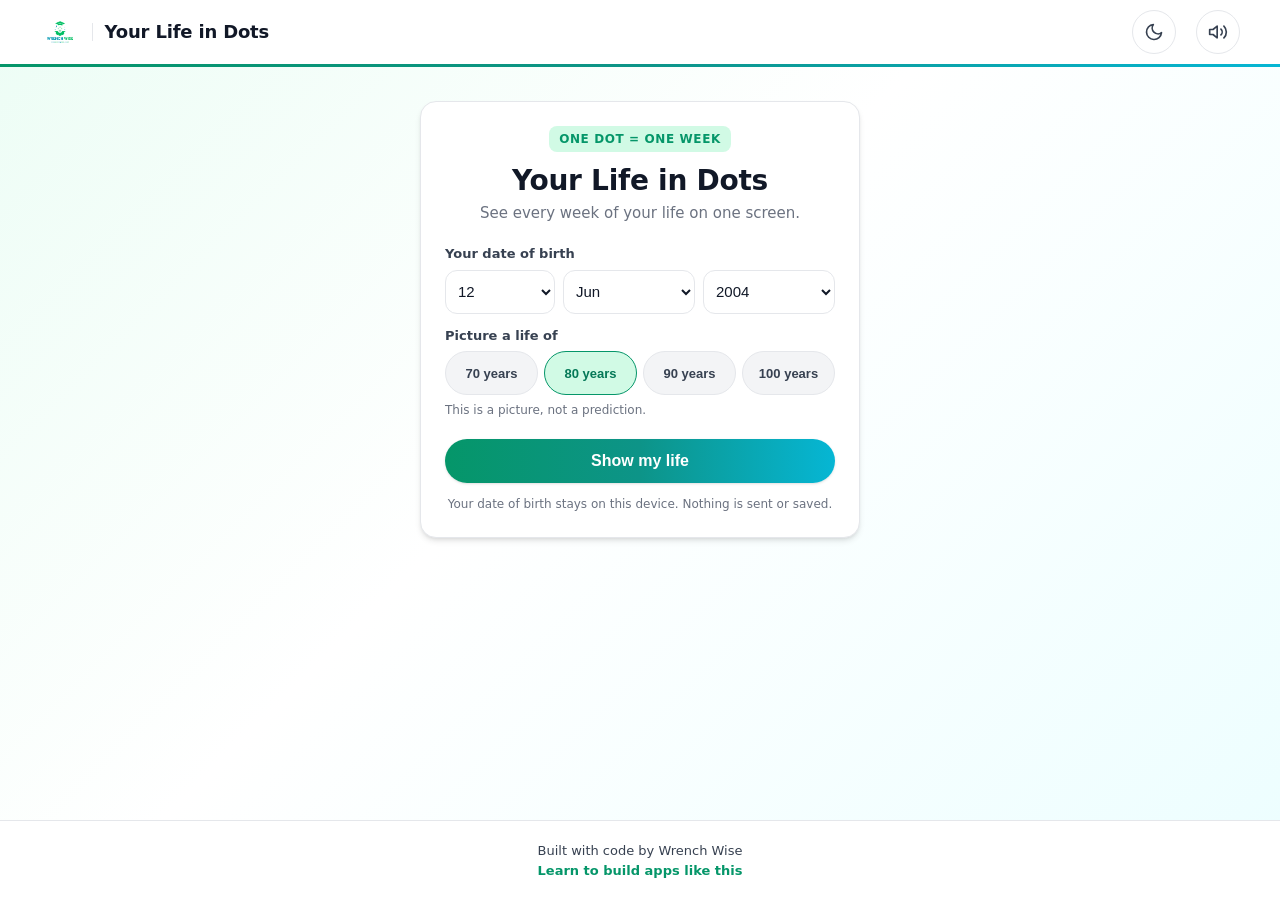
<file: index.html>
<!DOCTYPE html>
<html lang="en">
<head>
  <meta charset="UTF-8">
  <meta name="viewport" content="width=device-width, initial-scale=1.0, viewport-fit=cover">
  <meta name="theme-color" media="(prefers-color-scheme: light)" content="#FFFFFF">
  <meta name="theme-color" media="(prefers-color-scheme: dark)" content="#0F172A">
  <title>Your Life in Dots by Wrench Wise</title>
  <meta name="description" content="One dot for every week of your life. See yours in 10 seconds.">

  <!-- Open Graph -->
  <meta property="og:title" content="Your Life in Dots by Wrench Wise">
  <meta property="og:description" content="One dot for every week of your life. See yours in 10 seconds.">
  <meta property="og:type" content="website">
  <meta property="og:url" content="https://lifeindots.vercel.app">
  <meta property="og:image" content="https://lifeindots.vercel.app/assets/og-image.png">

  <!-- Twitter Card -->
  <meta name="twitter:card" content="summary_large_image">
  <meta name="twitter:title" content="Your Life in Dots by Wrench Wise">
  <meta name="twitter:description" content="One dot for every week of your life. See yours in 10 seconds.">
  <meta name="twitter:image" content="https://lifeindots.vercel.app/assets/og-image.png">

  <!-- App icon and manifest -->
  <link rel="icon" type="image/png" href="assets/favicon.png">
  <link rel="manifest" href="manifest.json">

  <!-- Prevent flash of wrong theme -->
  <script>
    (function() {
      try {
        var t = localStorage.getItem('lid-theme');
        if (!t && window.matchMedia && window.matchMedia('(prefers-color-scheme: dark)').matches) t = 'dark';
        if (t === 'dark') document.documentElement.setAttribute('data-theme', 'dark');
      } catch (e) {}
    })();
  </script>

  <!-- Styles -->
  <link rel="stylesheet" href="styles.css">
  <link rel="stylesheet" href="tabs.css">
  <link rel="stylesheet" href="reveal.css">
  <link rel="stylesheet" href="history.css">
  <link rel="stylesheet" href="chapters.css">
  <link rel="stylesheet" href="timebudget.css">
  <link rel="stylesheet" href="milestones.css">
</head>
<body>
  <header class="app-header">
    <div class="header-content">
      <img src="assets/logo.png" alt="Wrench Wise" class="header-logo" onerror="this.style.display='none'; document.getElementById('logo-fallback').style.display='inline';">
      <span id="logo-fallback" style="display: none; font-weight: 800; color: var(--brand);">Wrench Wise</span>
      <div class="header-divider" aria-hidden="true"></div>
      <h1 class="header-title">Your Life in Dots</h1>
      <button id="theme-toggle" class="theme-toggle" type="button" aria-label="Toggle dark theme" title="Toggle theme">
        <svg class="sun-icon" viewBox="0 0 24 24" width="20" height="20" fill="none" stroke="currentColor" stroke-width="2" stroke-linecap="round" stroke-linejoin="round" aria-hidden="true"><circle cx="12" cy="12" r="4"/><path d="M12 2v2M12 20v2M4.93 4.93l1.41 1.41M17.66 17.66l1.41 1.41M2 12h2M20 12h2M6.34 17.66l-1.41 1.41M19.07 4.93l-1.41 1.41"/></svg>
        <svg class="moon-icon" viewBox="0 0 24 24" width="20" height="20" fill="none" stroke="currentColor" stroke-width="2" stroke-linecap="round" stroke-linejoin="round" aria-hidden="true"><path d="M21 12.79A9 9 0 1 1 11.21 3 7 7 0 0 0 21 12.79z"/></svg>
      </button>
      <button id="audio-toggle" class="audio-toggle" type="button" aria-label="Mute sound" title="Toggle sound">
        <svg viewBox="0 0 24 24" width="20" height="20" fill="none" stroke="currentColor" stroke-width="2" stroke-linecap="round" stroke-linejoin="round" aria-hidden="true"><polygon points="11 5 6 9 2 9 2 15 6 15 11 19 11 5"/><path d="M15.54 8.46a5 5 0 0 1 0 7.07"/><path d="M19.07 4.93a10 10 0 0 1 0 14.14"/></svg>
      </button>
    </div>
    <div class="header-bar" aria-hidden="true"></div>
  </header>

  <main class="app-main" id="app-main">
    <div id="test-output"></div>

    <!-- App shell content container for subsequent phases -->
    <div id="app-content"></div>
  </main>

  <footer class="app-footer">
    <p>Built with code by Wrench Wise</p>
    <p>
      <a href="https://wrench-wise.com/?utm_source=life-in-dots&utm_medium=web-app&utm_campaign=life-in-dots-2026" target="_blank" rel="noopener noreferrer">Learn to build apps like this</a>
    </p>
  </footer>

  <script type="module" src="js/main.js"></script>
</body>
</html>
</file>
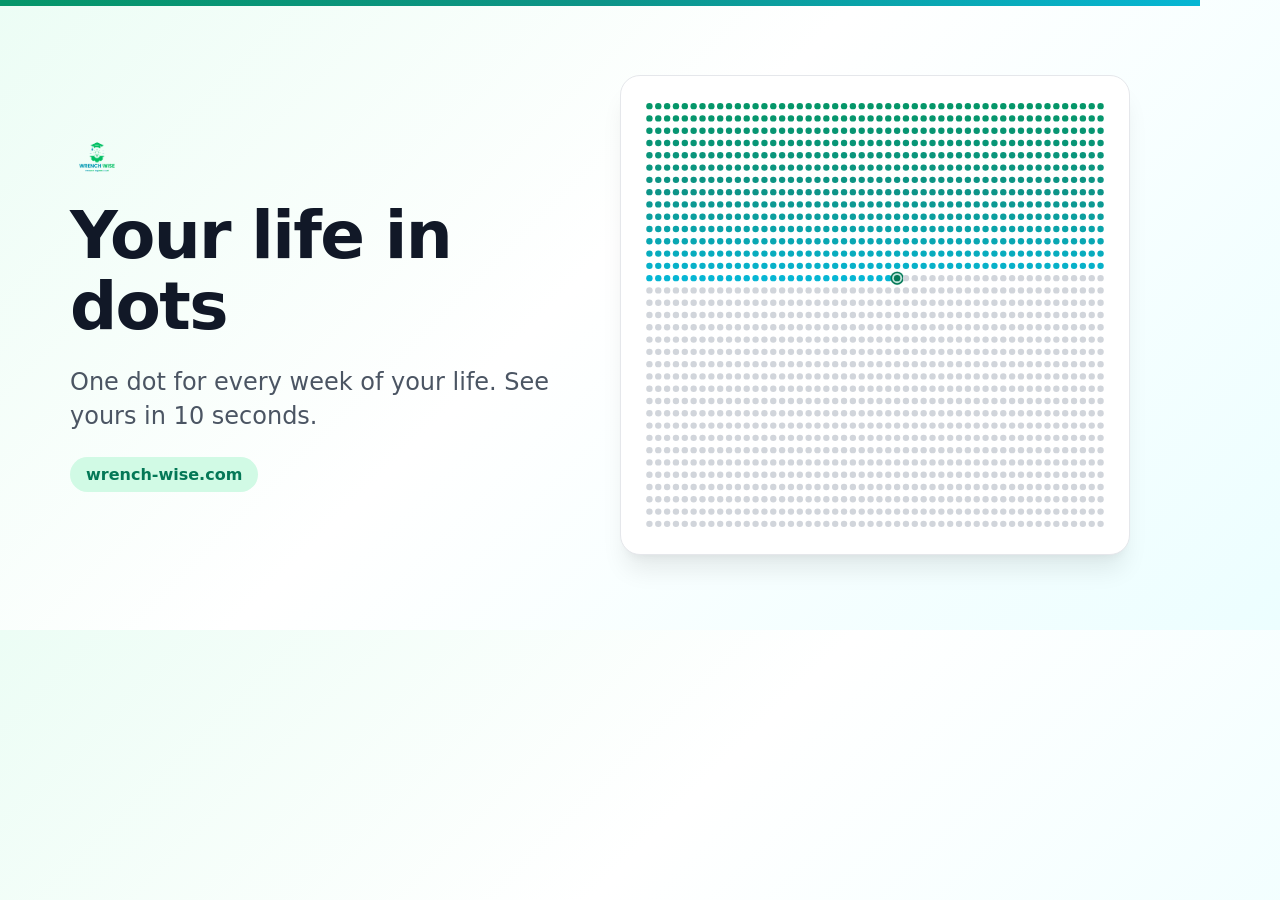
<file: tools/og.html>
<!DOCTYPE html>
<html lang="en">
<head>
  <meta charset="UTF-8">
  <title>OG Image Generator - Your Life in Dots</title>
  <style>
    * { box-sizing: border-box; margin: 0; padding: 0; }
    body {
      width: 1200px;
      height: 630px;
      overflow: hidden;
      background: linear-gradient(135deg, #ECFDF5 0%, #FFFFFF 45%, #ECFEFF 100%);
      font-family: ui-sans-serif, system-ui, -apple-system, "Segoe UI", Roboto, "Helvetica Neue", Arial, sans-serif;
      position: relative;
      display: flex;
      align-items: center;
      justify-content: space-between;
      padding: 0 70px;
    }
    .top-bar {
      position: absolute;
      top: 0;
      left: 0;
      right: 0;
      height: 6px;
      background: linear-gradient(90deg, #059669, #0D9488, #06B6D4);
    }
    .left-col {
      max-width: 500px;
      display: flex;
      flex-direction: column;
      gap: 24px;
    }
    .brand-wrap {
      display: flex;
      align-items: center;
      gap: 12px;
    }
    .brand-logo {
      height: 38px;
      width: auto;
    }
    .brand-title {
      font-size: 24px;
      font-weight: 800;
      color: #059669;
      letter-spacing: -0.01em;
    }
    .hero-title {
      font-size: 66px;
      font-weight: 800;
      line-height: 1.08;
      letter-spacing: -0.025em;
      color: #111827;
    }
    .hero-subtitle {
      font-size: 24px;
      line-height: 1.4;
      color: #4B5563;
      font-weight: 450;
    }
    .badge-wrap {
      display: inline-flex;
      align-items: center;
      gap: 8px;
      padding: 8px 16px;
      background: #D1FAE5;
      color: #047857;
      border-radius: 999px;
      font-weight: 700;
      font-size: 16px;
      width: fit-content;
    }
    .right-card {
      width: 510px;
      height: 480px;
      background: #FFFFFF;
      border: 1px solid #E5E7EB;
      border-radius: 20px;
      box-shadow: 0 20px 25px -5px rgba(0, 0, 0, 0.08), 0 8px 10px -6px rgba(0, 0, 0, 0.05);
      padding: 24px;
      display: flex;
      flex-direction: column;
      justify-content: center;
      align-items: center;
    }
    canvas {
      display: block;
    }
  </style>
</head>
<body>
  <div class="top-bar"></div>
  <div class="left-col">
    <div class="brand-wrap">
      <img src="../assets/logo.png" alt="Wrench Wise" class="brand-logo" onerror="this.style.display='none'; document.getElementById('wordmark').style.display='inline';">
      <span id="wordmark" class="brand-title" style="display: none;">Wrench Wise</span>
    </div>
    <h1 class="hero-title">Your life in dots</h1>
    <p class="hero-subtitle">One dot for every week of your life. See yours in 10 seconds.</p>
    <div class="badge-wrap">
      <span>wrench-wise.com</span>
    </div>
  </div>

  <div class="right-card">
    <canvas id="og-canvas" width="460" height="430"></canvas>
  </div>

  <script>
    const canvas = document.getElementById('og-canvas');
    const ctx = canvas.getContext('2d');
    const cols = 52;
    const rows = 35;
    const s = 460 / cols;
    const r = (s * 0.72) / 2;

    const fromCol = [5, 150, 105];
    const midCol = [13, 148, 136];
    const toCol = [6, 182, 212];

    function interp(c1, c2, f) {
      return [
        Math.round(c1[0] + f * (c2[0] - c1[0])),
        Math.round(c1[1] + f * (c2[1] - c1[1])),
        Math.round(c1[2] + f * (c2[2] - c1[2]))
      ];
    }

    const livedCutoffRow = 14;
    const livedCutoffCol = 28;

    for (let row = 0; row < rows; row++) {
      let rowColor;
      const progress = row / Math.max(1, livedCutoffRow);
      if (progress < 0.5) {
        const c = interp(fromCol, midCol, progress * 2);
        rowColor = `rgb(${c[0]}, ${c[1]}, ${c[2]})`;
      } else {
        const c = interp(midCol, toCol, (progress - 0.5) * 2);
        rowColor = `rgb(${c[0]}, ${c[1]}, ${c[2]})`;
      }

      for (let col = 0; col < cols; col++) {
        const cx = col * s + s / 2;
        const cy = row * (430 / rows) + (430 / rows) / 2;

        const isLived = (row < livedCutoffRow) || (row === livedCutoffRow && col < livedCutoffCol);
        const isCurrent = (row === livedCutoffRow && col === livedCutoffCol);

        if (isCurrent) {
          ctx.beginPath();
          ctx.arc(cx, cy, r * 2.2, 0, Math.PI * 2);
          ctx.fillStyle = 'rgba(5, 150, 105, 0.25)';
          ctx.fill();

          ctx.beginPath();
          ctx.arc(cx, cy, r * 1.8, 0, Math.PI * 2);
          ctx.lineWidth = 1.5;
          ctx.strokeStyle = '#047857';
          ctx.stroke();

          ctx.beginPath();
          ctx.arc(cx, cy, r, 0, Math.PI * 2);
          ctx.fillStyle = '#047857';
          ctx.fill();
        } else {
          ctx.beginPath();
          ctx.arc(cx, cy, r, 0, Math.PI * 2);
          ctx.fillStyle = isLived ? rowColor : '#D1D5DB';
          ctx.fill();
        }
      }
    }
  </script>
</body>
</html>
</file>
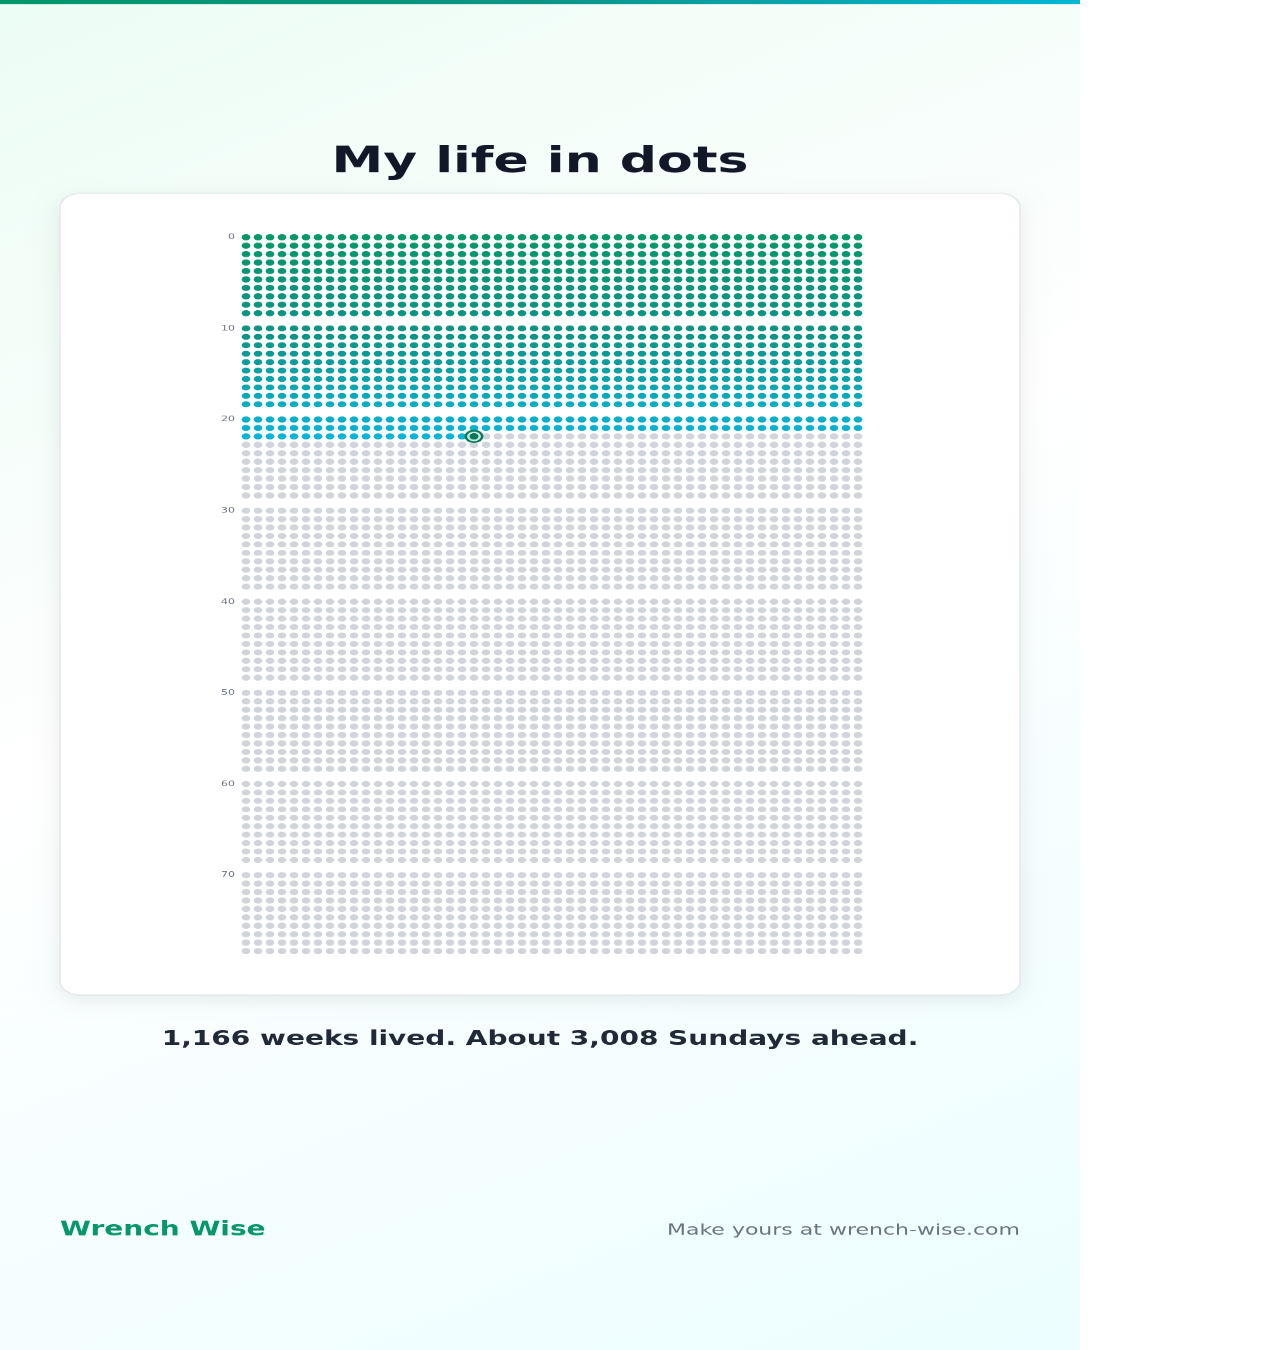
<file: tools/render_share.html>
<!DOCTYPE html>
<html lang="en">
<head>
  <meta charset="UTF-8">
  <title>Share Image Renderer</title>
  <style>
    * { margin: 0; padding: 0; box-sizing: border-box; }
    body { width: 1080px; height: 1350px; overflow: hidden; background: #FFFFFF; }
    canvas { display: block; width: 1080px; height: 1350px; }
  </style>
</head>
<body>
  <div id="container"></div>
  <script type="module">
    import { calculateLifeStats } from '../js/stats.js';
    import { dayNumber } from '../js/dates.js';
    import { createShareCanvas } from '../js/shareImage.js';

    const params = new URLSearchParams(window.location.search);
    const caseId = (params.get('case') || 'A').toUpperCase();

    const cases = {
      A: { dob: { year: 2004, month: 6, day: 12 }, life: 80 },
      G: { dob: { year: 1926, month: 1, day: 1 }, life: 80 }
    };

    const target = cases[caseId] || cases.A;
    const today = dayNumber(2026, 10, 23);
    const stats = calculateLifeStats(target.dob, target.life, today);

    const logo = new Image();
    logo.onload = () => {
      const cvs = createShareCanvas(stats, logo);
      document.getElementById('container').appendChild(cvs);
      window.__rendered = true;
    };
    logo.onerror = () => {
      const cvs = createShareCanvas(stats, null);
      document.getElementById('container').appendChild(cvs);
      window.__rendered = true;
    };
    logo.src = '../assets/logo.png';
  </script>
</body>
</html>
</file>
<file: styles.css>
:root, [data-theme="light"] {
  /* Colors - Light Theme (default) */
  --bg: #FFFFFF;
  --bg-grad: linear-gradient(135deg, #ECFDF5 0%, #FFFFFF 45%, #ECFEFF 100%);
  --surface: #FFFFFF;
  --surface-2: #F3F4F6;
  --border: #E5E7EB;
  --text: #111827;
  --text-2: #374151;
  --muted: #6B7280;
  --brand: #059669;
  --brand-strong: #047857;
  --brand-soft: #D1FAE5;
  --accent: #0891B2;
  --error: #E11D48;
  --dot-future: #D1D5DB;
  --dot-lived-from: #059669;
  --dot-lived-mid: #0D9488;
  --dot-lived-to: #06B6D4;
  --dot-now: #047857;
  --dot-unassigned: #A7F3D0;
  --history: #D97706;
  --milestone: #0891B2;
  --ch-1: #059669; --ch-2: #0891B2; --ch-3: #6366F1; --ch-4: #D97706;
  --ch-5: #DB2777; --ch-6: #65A30D; --ch-7: #7C3AED; --ch-8: #0F766E;
  --t-sleep: #6366F1; --t-work: #0891B2; --t-travel: #D97706;
  --t-phone: #E11D48; --t-learn: #059669; --t-free: #5EEAD4;

  /* Brand gradient & Typography */
  --brand-grad: linear-gradient(90deg, #059669, #0D9488, #06B6D4);
  --font-family: ui-sans-serif, system-ui, -apple-system, "Segoe UI", Roboto, "Helvetica Neue", Arial, sans-serif;

  /* Shapes & Shadows */
  --radius-full: 999px;
  --radius-card: 16px;
  --radius-input: 12px;
  --radius-chip: 8px;
  --shadow-sm: 0 1px 3px rgba(0, 0, 0, 0.10), 0 1px 2px -1px rgba(0, 0, 0, 0.10);
  --shadow-md: 0 4px 6px -1px rgba(0, 0, 0, 0.10), 0 2px 4px -2px rgba(0, 0, 0, 0.10);
  --shadow-lg: 0 10px 15px -3px rgba(0, 0, 0, 0.10), 0 4px 6px -4px rgba(0, 0, 0, 0.10);

  /* Motion */
  --ease-out: cubic-bezier(0.22, 1, 0.36, 1);
  --ease: cubic-bezier(0.4, 0, 0.2, 1);
}

[data-theme="dark"] {
  --bg: #0F172A;
  --bg-grad: linear-gradient(135deg, #0F172A 0%, #1E293B 100%);
  --surface: #1E293B;
  --surface-2: #334155;
  --border: #334155;
  --text: #F1F5F9;
  --text-2: #CBD5E1;
  --muted: #94A3B8;
  --brand: #10B981;
  --brand-strong: #34D399;
  --brand-soft: rgba(16, 185, 129, 0.15);
  --accent: #22D3EE;
  --error: #FB7185;
  --dot-future: #334155;
  --dot-lived-from: #10B981;
  --dot-lived-mid: #14B8A6;
  --dot-lived-to: #22D3EE;
  --dot-now: #34D399;
  --dot-unassigned: #134E4A;
  --history: #FBBF24;
  --milestone: #22D3EE;
  --ch-1: #34D399; --ch-2: #22D3EE; --ch-3: #818CF8; --ch-4: #FBBF24;
  --ch-5: #F472B6; --ch-6: #A3E635; --ch-7: #A78BFA; --ch-8: #5EEAD4;
  --t-sleep: #818CF8; --t-work: #22D3EE; --t-travel: #FBBF24;
  --t-phone: #FB7185; --t-learn: #34D399; --t-free: #0D9488;
  --shadow-sm: 0 1px 3px rgba(0, 0, 0, 0.40), 0 1px 2px -1px rgba(0, 0, 0, 0.40);
  --shadow-md: 0 4px 6px -1px rgba(0, 0, 0, 0.40), 0 2px 4px -2px rgba(0, 0, 0, 0.40);
  --shadow-lg: 0 10px 15px -3px rgba(0, 0, 0, 0.40), 0 4px 6px -4px rgba(0, 0, 0, 0.40);
}

html.theme-transition,
html.theme-transition *,
html.theme-transition *::before,
html.theme-transition *::after {
  transition: background-color 200ms var(--ease),
              color 200ms var(--ease),
              border-color 200ms var(--ease),
              box-shadow 200ms var(--ease) !important;
}

[data-theme="dark"] .header-logo {
  background: #FFFFFF;
  border-radius: 8px;
  padding: 4px 8px;
  box-sizing: content-box;
}

*, *::before, *::after { box-sizing: border-box; margin: 0; padding: 0; }
html {
  font-family: var(--font-family);
  background-color: var(--bg);
  color: var(--text);
  min-height: 100%;
  max-width: 100%;
  overflow-x: hidden;
  -webkit-font-smoothing: antialiased;
}

body {
  min-height: 100dvh;
  max-width: 100%;
  overflow-x: hidden;
  background: var(--bg-grad);
  background-attachment: fixed;
  color: var(--text);
  line-height: 1.5;
  display: flex;
  flex-direction: column;
}

.tabular, select, button, input { font-variant-numeric: tabular-nums; }
h1, h2, h3 { font-weight: 800; letter-spacing: -0.01em; color: var(--text); line-height: 1.2; }
p { font-weight: 400; color: var(--text-2); }

/* Header */
.app-header {
  position: relative;
  background-color: var(--surface);
  border-bottom: 1px solid var(--border);
  padding: 0.625rem 1rem;
}
.header-content {
  max-width: 1200px;
  margin: 0 auto;
  display: flex;
  align-items: center;
  gap: 0.75rem;
}
.header-logo { height: 28px; width: auto; display: block; }
.header-divider { width: 1px; height: 18px; background-color: var(--border); }
.header-title { font-size: 1.125rem; font-weight: 800; }
.header-bar { position: absolute; left: 0; right: 0; bottom: -3px; height: 3px; background: var(--brand-grad); }
.theme-toggle {
  margin-left: auto;
  min-width: 44px; min-height: 44px; width: 44px; height: 44px;
  display: inline-flex; align-items: center; justify-content: center;
  background: transparent; border: 1px solid var(--border); border-radius: var(--radius-full);
  cursor: pointer; color: var(--text-2); transition: background-color 150ms var(--ease), border-color 150ms var(--ease);
}
.theme-toggle:hover { background-color: var(--surface-2); color: var(--text); }
.theme-toggle .sun-icon { display: none; }
.theme-toggle .moon-icon { display: block; }
[data-theme="dark"] .theme-toggle .sun-icon { display: block; }
[data-theme="dark"] .theme-toggle .moon-icon { display: none; }

/* Demo Mode */
.demo-tap-dot {
  position: fixed; width: 28px; height: 28px; border-radius: 50%;
  background: rgba(5, 150, 105, 0.5); border: 2px solid #059669;
  box-shadow: 0 0 10px rgba(5, 150, 105, 0.4); pointer-events: none; z-index: 99999;
  transform: translate(-50%, -50%) scale(1);
  transition: transform 150ms var(--ease-out), opacity 200ms ease, top 300ms var(--ease-out), left 300ms var(--ease-out);
  opacity: 0;
}
.demo-tap-dot.pressed { transform: translate(-50%, -50%) scale(0.8); background: rgba(5, 150, 105, 0.8); }
.demo-highlight { outline: 2px solid var(--brand) !important; background-color: var(--brand-soft) !important; }

/* Main Container */
.app-main { flex: 1; max-width: 1200px; width: 100%; margin: 0 auto; padding: 0.75rem; }

/* Home Card */
.home-card {
  background: var(--surface); border: 1px solid var(--border); border-radius: var(--radius-card);
  box-shadow: var(--shadow-md); padding: 1.5rem; max-width: 440px; margin: 1.5rem auto; text-align: center;
  transition: opacity 300ms var(--ease-out), transform 300ms var(--ease-out);
}
.eyebrow-chip {
  display: inline-block; font-size: 0.75rem; text-transform: uppercase; letter-spacing: 0.05em;
  color: var(--brand); background: var(--brand-soft); font-weight: 700; padding: 0.25rem 0.625rem;
  border-radius: var(--radius-chip); margin-bottom: 0.75rem;
}
.home-title { font-size: 1.75rem; margin-bottom: 0.25rem; }
.home-subtitle { font-size: 0.9375rem; color: var(--muted); margin-bottom: 1.25rem; }
.form-label { display: block; text-align: left; font-size: 0.8125rem; font-weight: 600; color: var(--text-2); margin: 0.75rem 0 0.375rem; }
.dropdowns-row { display: grid; grid-template-columns: 1fr 1.2fr 1.2fr; gap: 0.5rem; }
.dob-select {
  width: 100%; padding: 0.625rem 0.5rem; border: 1px solid var(--border); border-radius: var(--radius-input);
  background: var(--surface); color: var(--text); font-size: 0.9375rem; min-height: 44px;
}
.form-error { color: var(--error); font-size: 0.8125rem; font-weight: 600; text-align: left; margin-top: 0.375rem; }
.life-pills-row { display: grid; grid-template-columns: repeat(4, 1fr); gap: 0.375rem; margin-bottom: 0.375rem; }
.life-pill-btn {
  padding: 0.5rem 0.25rem;
  border: 1px solid var(--border);
  border-radius: var(--radius-full);
  background: var(--surface-2);
  color: var(--text-2);
  font-size: 0.8125rem;
  font-weight: 600;
  cursor: pointer;
  min-height: 44px;
  transition: all 150ms var(--ease);
}
.life-pill-btn.active { background: var(--brand-soft); color: var(--brand-strong); border-color: var(--brand); }
.form-hint { font-size: 0.75rem; color: var(--muted); margin-bottom: 1.25rem; text-align: left; }
.primary-btn {
  width: 100%;
  padding: 0.75rem 1.5rem;
  background: var(--brand-grad);
  color: #FFFFFF;
  border: none;
  border-radius: var(--radius-full);
  font-size: 1rem;
  font-weight: 700;
  cursor: pointer;
  box-shadow: var(--shadow-sm);
  min-height: 44px;
  transition: opacity 150ms var(--ease);
}
.primary-btn:hover { opacity: 0.92; }
.privacy-note { font-size: 0.75rem; color: var(--muted); margin-top: 0.75rem; }

/* Result Layout */
.result-section { width: 100%; transition: opacity 300ms var(--ease-out), transform 300ms var(--ease-out); }
.reveal-container { display: flex; flex-direction: column; align-items: center; }
.reveal-header { text-align: center; margin-bottom: 0.5rem; }
.reveal-eyebrow { font-size: 0.75rem; text-transform: uppercase; letter-spacing: 0.05em; color: var(--brand); font-weight: 700; }
.reveal-headline { font-size: 1.375rem; font-weight: 800; color: var(--text); margin: 0.25rem 0; }
.reveal-subline { font-size: 0.8125rem; color: var(--muted); min-height: 1.25rem; }

/* Grid Card */
.grid-card-wrap { display: flex; flex-direction: column; align-items: center; width: 100%; }
.moved-up-chip {
  background: var(--brand-soft);
  color: var(--brand-strong);
  font-size: 0.75rem;
  font-weight: 600;
  padding: 0.25rem 0.5rem;
  border-radius: var(--radius-chip);
  margin-bottom: 0.375rem;
}
.grid-card {
  background: var(--surface);
  border: 1px solid var(--border);
  border-radius: var(--radius-card);
  padding: 0.5rem;
  box-shadow: var(--shadow-sm);
  display: inline-flex;
  justify-content: center;
  align-items: center;
  position: relative;
}
.grid-canvas { display: block; border-radius: 4px; }
.grid-overlay-canvas { position: absolute; left: 0.5rem; top: 0.5rem; pointer-events: none; }
.dot-tooltip {
  position: absolute;
  pointer-events: none;
  background: var(--surface);
  color: var(--text);
  border: 1px solid var(--border);
  border-radius: var(--radius-chip);
  padding: 0.375rem 0.625rem;
  font-size: 0.8125rem;
  box-shadow: var(--shadow-md);
  z-index: 20;
  transform: translate(-50%, -100%);
  white-space: nowrap;
}
.grid-legend {
  display: flex;
  align-items: center;
  justify-content: center;
  gap: 1rem;
  margin-top: 0.375rem;
  font-size: 0.75rem;
  color: var(--text-2);
  font-weight: 500;
}
.legend-item { display: inline-flex; align-items: center; gap: 0.3125rem; }
.legend-dot { width: 8px; height: 8px; border-radius: 50%; display: inline-block; }
.legend-dot.lived { background: var(--brand); }
.legend-dot.now { background: var(--brand-strong); box-shadow: 0 0 0 1.5px var(--surface), 0 0 0 3px var(--dot-now); }
.legend-dot.ahead { background: var(--dot-future); }
.grid-note { font-size: 0.6875rem; color: var(--muted); text-align: center; margin-top: 0.1875rem; }

/* Stat Cards */
.stat-cards-wrapper { width: 100%; max-width: 600px; margin: 1.25rem auto 0; }
.stat-group { margin-bottom: 1.25rem; }
.stat-group-title { font-size: 1rem; font-weight: 800; margin-bottom: 0.625rem; color: var(--text); text-align: left; }
.stat-cards-grid { display: grid; grid-template-columns: repeat(2, 1fr); gap: 0.625rem; }
.stat-card {
  background: var(--surface);
  border: 1px solid var(--border);
  border-radius: var(--radius-card);
  padding: 0.875rem;
  box-shadow: var(--shadow-sm);
  text-align: left;
  opacity: 0;
  transform: translateY(16px);
  transition: opacity 300ms var(--ease-out), transform 300ms var(--ease-out);
}
.stat-card.visible { opacity: 1; transform: translateY(0); }
.stat-card-icon { margin-bottom: 0.375rem; }
.stat-card-num { font-size: 1.5rem; font-weight: 800; color: var(--text); line-height: 1.2; }
.stat-card-label { font-size: 0.8125rem; color: var(--muted); font-weight: 500; margin-top: 0.125rem; }
.stat-card-note { font-size: 0.6875rem; color: var(--muted); margin-top: 0.25rem; font-style: italic; }

/* Collapsible How We Count */
.how-we-count {
  background: var(--surface);
  border: 1px solid var(--border);
  border-radius: var(--radius-card);
  padding: 0.75rem 1rem;
  margin-top: 1rem;
  font-size: 0.8125rem;
  text-align: left;
}
.how-we-count summary { font-weight: 700; color: var(--text); cursor: pointer; list-style: none; display: flex; justify-content: space-between; align-items: center; }
.how-we-count summary::-webkit-details-marker { display: none; }
.how-we-count summary::after { content: '+'; font-size: 1.125rem; color: var(--muted); }
.how-we-count[open] summary::after { content: '−'; }
.how-we-count-content { margin-top: 0.625rem; padding-top: 0.625rem; border-top: 1px solid var(--border); color: var(--text-2); font-size: 0.75rem; line-height: 1.5; }
.how-we-count-content p { margin-bottom: 0.5rem; }

/* Closing Card */
.closing-card {
  background: var(--surface);
  border: 1px solid var(--border);
  border-radius: var(--radius-card);
  box-shadow: var(--shadow-sm);
  padding: 1.5rem 1rem;
  text-align: center;
  max-width: 440px;
  margin: 1.5rem auto 0;
  opacity: 0;
  transform: translateY(16px);
  transition: opacity 300ms var(--ease-out), transform 300ms var(--ease-out);
}
.closing-card.visible { opacity: 1; transform: translateY(0); }
.closing-title { font-size: 1.25rem; font-weight: 800; margin-bottom: 0.375rem; }
.closing-body { font-size: 0.875rem; color: var(--muted); margin-bottom: 1rem; }
.closing-btn-group { display: flex; flex-direction: column; gap: 0.5rem; }
.secondary-btn {
  width: 100%; padding: 0.625rem 1rem; background: var(--surface); color: var(--text);
  border: 1px solid var(--border); border-radius: var(--radius-full); font-size: 0.875rem;
  font-weight: 600; cursor: pointer; min-height: 44px;
}
.secondary-btn:hover { background: var(--surface-2); }
.text-link-btn {
  background: none; border: none; color: var(--brand); font-weight: 600; font-size: 0.875rem;
  padding: 0.5rem; cursor: pointer; text-decoration: underline; min-height: 44px;
}

/* Laptop layout */
@media (max-width: 899px) {
  .app-main {
    padding-bottom: calc(84px + env(safe-area-inset-bottom, 0px));
  }
}

@media (min-width: 900px) {
  .reveal-container { flex-direction: row; align-items: flex-start; justify-content: center; gap: 2.5rem; padding-top: 1rem; }
  .reveal-left { flex: 0 0 auto; position: sticky; top: 1rem; }
  .reveal-right { flex: 1 1 360px; max-width: 500px; text-align: left; }
  .reveal-header { text-align: left; }
  .reveal-headline { font-size: 1.75rem; }
  .stat-group-title { text-align: left; }
}

/* Self-test UI */
.test-suite { background: var(--surface); border: 1px solid var(--border); border-radius: var(--radius-card); padding: 1.25rem; box-shadow: var(--shadow-md); }
.test-header { display: flex; align-items: center; justify-content: space-between; margin-bottom: 0.75rem; border-bottom: 1px solid var(--border); padding-bottom: 0.5rem; }
.test-badge { padding: 0.25rem 0.625rem; border-radius: var(--radius-chip); font-size: 0.8125rem; font-weight: 700; }
.test-badge.pass { background: var(--brand-soft); color: var(--brand-strong); }
.test-badge.fail { background: #FFE4E6; color: var(--error); }
.test-table-wrapper { overflow-x: auto; margin-bottom: 1rem; }
.test-table { width: 100%; border-collapse: collapse; font-size: 0.8125rem; }
.test-table th, .test-table td { padding: 0.375rem 0.5rem; border: 1px solid var(--border); }
.test-table th { background: var(--surface-2); }
.test-table td.pass { color: var(--brand-strong); font-weight: 600; }
.test-table td.fail { color: var(--error); font-weight: 700; }

/* Footer */
.app-footer { padding: 1.25rem 1rem; text-align: center; font-size: 0.8125rem; color: var(--muted); border-top: 1px solid var(--border); background: var(--surface); margin-top: auto; }
.app-footer a { color: var(--brand); text-decoration: none; font-weight: 600; }
.app-footer a:hover { text-decoration: underline; }

@media (prefers-reduced-motion: reduce) {
  *, *::before, *::after {
    animation-duration: 0.01ms !important;
    animation-iteration-count: 1 !important;
    transition-duration: 0.01ms !important;
    scroll-behavior: auto !important;
  }
}
</file>
<file: tabs.css>
/* Tabs, bottom sheet, laptop segmented control and panels for Your Life in Dots (Section 4D) */

/* Layer transition */
@keyframes layerFade {
  0% { opacity: 0.6; }
  100% { opacity: 1; }
}

.layer-fade-anim {
  animation: layerFade 150ms var(--ease);
}

/* Phone bottom tab bar (under 900px wide) */
.bottom-tab-bar {
  display: none;
  position: fixed;
  bottom: 0;
  left: 0;
  right: 0;
  height: calc(64px + env(safe-area-inset-bottom, 0px));
  padding-bottom: env(safe-area-inset-bottom, 0px);
  background-color: var(--surface);
  border-top: 1px solid var(--border);
  z-index: 900;
  align-items: center;
  justify-content: space-around;
}

.tab-btn {
  flex: 1;
  height: 64px;
  background: none;
  border: none;
  color: var(--muted);
  display: flex;
  flex-direction: column;
  align-items: center;
  justify-content: center;
  gap: 4px;
  cursor: pointer;
  font-size: 0.6875rem;
  font-weight: 600;
  transition: color 150ms var(--ease);
  min-height: 44px;
  touch-action: manipulation;
}

.tab-btn:hover {
  color: var(--text);
}

.tab-btn.active {
  color: var(--brand);
}

.tab-btn svg {
  width: 22px;
  height: 22px;
  stroke: currentColor;
  fill: none;
  stroke-width: 2;
  stroke-linecap: round;
  stroke-linejoin: round;
}

/* Bottom Sheet */
.bottom-sheet-backdrop {
  display: none;
  position: fixed;
  top: 0;
  left: 0;
  right: 0;
  bottom: 0;
  background: rgba(0, 0, 0, 0.35);
  z-index: 910;
  opacity: 0;
  transition: opacity 200ms var(--ease);
}

.bottom-sheet-backdrop.open {
  display: block;
  opacity: 1;
}

.bottom-sheet {
  position: fixed;
  left: 0;
  right: 0;
  bottom: calc(64px + env(safe-area-inset-bottom, 0px));
  height: min(52dvh, 460px);
  background: var(--surface);
  border-top-left-radius: 16px;
  border-top-right-radius: 16px;
  box-shadow: var(--shadow-lg);
  border: 1px solid var(--border);
  border-bottom: none;
  z-index: 920;
  transform: translateY(105%);
  transition: transform 250ms var(--ease-out), visibility 250ms;
  display: flex;
  flex-direction: column;
  overflow: hidden;
  visibility: hidden;
  pointer-events: none;
}

.bottom-sheet.open {
  transform: translateY(0);
  visibility: visible;
  pointer-events: auto;
}

.sheet-handle-bar {
  width: 100%;
  display: flex;
  justify-content: center;
  padding: 8px 0 4px;
  cursor: grab;
}

.sheet-handle {
  width: 36px;
  height: 4px;
  border-radius: 2px;
  background-color: var(--border);
}

.sheet-header {
  display: flex;
  align-items: center;
  justify-content: space-between;
  padding: 0.5rem 1rem 0.75rem;
  border-bottom: 1px solid var(--border);
}

.sheet-title-wrap {
  text-align: left;
}

.sheet-title {
  font-size: 1.0625rem;
  font-weight: 800;
  color: var(--text);
}

.sheet-subtitle {
  font-size: 0.75rem;
  color: var(--muted);
}

.sheet-done-btn {
  background: var(--surface-2);
  border: 1px solid var(--border);
  border-radius: var(--radius-full);
  padding: 0.375rem 0.875rem;
  font-size: 0.8125rem;
  font-weight: 700;
  color: var(--text);
  cursor: pointer;
  min-height: 44px;
  min-width: 60px;
}

.sheet-body {
  flex: 1;
  overflow-y: auto;
  padding: 1rem;
  -webkit-overflow-scrolling: touch;
}

.bottom-sheet .panel-header {
  display: none;
}

/* Laptop Segmented Control (900px and wider) */
.laptop-tabs {
  display: none;
  background: var(--surface-2);
  border-radius: var(--radius-full);
  padding: 4px;
  margin-bottom: 1.25rem;
  grid-template-columns: repeat(5, 1fr);
  gap: 4px;
  border: 1px solid var(--border);
}

.laptop-tab-btn {
  background: transparent;
  border: none;
  border-radius: var(--radius-full);
  padding: 0.5rem 0.5rem;
  font-size: 0.8125rem;
  font-weight: 600;
  color: var(--text-2);
  cursor: pointer;
  transition: all 150ms var(--ease);
  min-height: 44px;
  text-align: center;
}

.laptop-tab-btn:hover {
  color: var(--text);
}

.laptop-tab-btn.active {
  background: var(--surface);
  color: var(--text);
  box-shadow: var(--shadow-sm);
  font-weight: 700;
}

/* Tool Panels */
.tool-panel {
  display: none;
  text-align: left;
}

.tool-panel.active {
  display: block;
}

.panel-header {
  margin-bottom: 1rem;
}

.panel-title {
  font-size: 1.25rem;
  font-weight: 800;
  color: var(--text);
}

.panel-subtitle {
  font-size: 0.8125rem;
  color: var(--muted);
  margin-top: 0.25rem;
}

.panel-placeholder {
  background: var(--surface);
  border: 1px dashed var(--border);
  border-radius: var(--radius-card);
  padding: 1.5rem;
  text-align: center;
  color: var(--muted);
  font-size: 0.875rem;
  margin-bottom: 1rem;
}

.panel-share-wrap {
  display: flex;
  align-items: center;
  justify-content: flex-end;
  gap: 12px;
  margin-top: 1.25rem;
  padding-top: 1rem;
  border-top: 1px solid var(--border);
}

.share-size-toggle {
  display: inline-flex;
  align-items: center;
  background: var(--surface-2);
  border: 1px solid var(--border);
  border-radius: var(--radius-full);
  padding: 2px;
  gap: 2px;
}

.share-size-btn {
  background: transparent;
  border: none;
  border-radius: var(--radius-full);
  padding: 4px 10px;
  font-size: 0.75rem;
  font-weight: 600;
  color: var(--muted);
  cursor: pointer;
  transition: all 150ms var(--ease);
}

.share-size-btn:hover {
  color: var(--text);
}

.share-size-btn.active {
  background: var(--surface);
  color: var(--brand);
  box-shadow: var(--shadow-sm);
}

/* Responsive visibility */
@media (max-width: 899px) {
  .bottom-tab-bar.visible {
    display: flex;
  }
}

@media (min-width: 900px) {
  .laptop-tabs.visible {
    display: grid;
  }
  .reveal-left {
    position: sticky;
    top: 1rem;
    align-self: flex-start;
  }
  .bottom-sheet, .bottom-sheet-backdrop, .bottom-tab-bar {
    display: none !important;
  }
}
</file>
<file: reveal.css>
/* Cinematic intro, flashback captions, skip button, and audio toggle (Sections 4A, 4B) */

/* Captions pill */
.reveal-caption-wrap {
  position: absolute;
  top: 1.25rem;
  left: 0;
  right: 0;
  display: flex;
  justify-content: center;
  align-items: center;
  pointer-events: none;
  z-index: 50;
  padding: 0 1rem;
}

.reveal-caption {
  background: var(--surface);
  border: 1px solid var(--border);
  box-shadow: var(--shadow-md);
  border-radius: var(--radius-full);
  padding: 0.625rem 1.25rem;
  font-size: 1.375rem; /* 22px phone */
  font-weight: 800;
  color: var(--text);
  text-align: center;
  line-height: 1.25;
  transition: opacity 200ms var(--ease);
  opacity: 0;
  max-width: 90%;
}

@media (min-width: 900px) {
  .reveal-caption {
    font-size: 1.75rem; /* 28px laptop */
    padding: 0.75rem 1.75rem;
  }
}

/* Flashback caption variant */
.reveal-caption.flashback {
  font-size: 1.125rem; /* 18px phone */
  font-weight: 600;
  border-radius: var(--radius-card);
  padding: 0.75rem 1.25rem;
  display: flex;
  flex-direction: column;
  gap: 0.25rem;
}

.reveal-caption.flashback .flashback-sub {
  font-size: 0.8125rem;
  font-weight: 500;
  color: var(--muted);
}

@media (min-width: 900px) {
  .reveal-caption.flashback {
    font-size: 1.375rem; /* 22px laptop */
  }
}

/* Skip button */
.reveal-skip-btn {
  position: absolute;
  top: 0.75rem;
  right: 0.75rem;
  background: var(--surface);
  border: 1px solid var(--border);
  border-radius: var(--radius-full);
  padding: 0.375rem 0.875rem;
  font-size: 0.8125rem;
  font-weight: 600;
  color: var(--muted);
  cursor: pointer;
  z-index: 60;
  min-height: 44px;
  min-width: 44px;
  display: flex;
  align-items: center;
  justify-content: center;
  transition: all 150ms var(--ease);
  box-shadow: var(--shadow-sm);
}

.reveal-skip-btn:hover {
  color: var(--text);
  border-color: var(--text-2);
}

/* Header Audio Button */
.audio-toggle {
  background: transparent;
  border: 1px solid var(--border);
  border-radius: var(--radius-full);
  width: 38px;
  height: 38px;
  display: flex;
  align-items: center;
  justify-content: center;
  color: var(--text-2);
  cursor: pointer;
  margin-left: 0.5rem;
  min-height: 44px;
  min-width: 44px;
  transition: all 150ms var(--ease);
}

.audio-toggle:hover {
  color: var(--text);
  background: var(--surface-2);
}

/* Reduced motion flashback list */
.reduced-flashback-list {
  margin-top: 1rem;
  padding: 0.75rem 1rem;
  background: var(--surface-2);
  border-radius: var(--radius-card);
  border: 1px solid var(--border);
  text-align: left;
}

.reduced-flashback-item {
  font-size: 0.875rem;
  color: var(--text);
  padding: 0.375rem 0;
  border-bottom: 1px solid var(--border);
}

.reduced-flashback-item:last-child {
  border-bottom: none;
}
</file>
<file: history.css>
/* History Tab Styling (Section 4E) */

.history-panel-inner {
  display: flex;
  flex-direction: column;
  gap: 0.875rem;
}

/* Category Filter Chips */
.history-filters {
  display: flex;
  gap: 0.5rem;
  overflow-x: auto;
  padding-bottom: 4px;
  -webkit-overflow-scrolling: touch;
}

.history-chip {
  display: inline-flex;
  align-items: center;
  justify-content: center;
  min-height: 44px;
  padding: 0.375rem 0.875rem;
  border-radius: var(--radius-chip);
  border: 1px solid var(--border);
  background: var(--surface);
  color: var(--text);
  font-size: 0.8125rem;
  font-weight: 500;
  cursor: pointer;
  white-space: nowrap;
  touch-action: manipulation;
  transition: background 150ms var(--ease), border-color 150ms var(--ease), color 150ms var(--ease);
}

.history-chip:hover {
  border-color: var(--history);
}

.history-chip.active {
  background: var(--history);
  color: #0F172A;
  font-weight: 700;
  border-color: var(--history);
}

[data-theme="dark"] .history-chip.active {
  background: var(--history);
  color: #0F172A;
}

/* Lived Events List */
.history-list {
  display: flex;
  flex-direction: column;
  gap: 0.5rem;
}

.history-item {
  display: flex;
  align-items: center;
  justify-content: space-between;
  gap: 0.75rem;
  padding: 0.625rem 0.875rem;
  border-radius: var(--radius-card);
  border: 1px solid var(--border);
  background: var(--surface);
  min-height: 48px;
  cursor: pointer;
  touch-action: manipulation;
  transition: border-color 150ms var(--ease), background 150ms var(--ease), transform 150ms var(--ease);
}

.history-item:hover,
.history-item:focus-visible {
  border-color: var(--history);
  background: rgba(217, 119, 6, 0.04);
  outline: none;
}

.history-item:active {
  transform: scale(0.99);
}

.history-item-main {
  display: flex;
  flex-direction: column;
  gap: 2px;
  text-align: left;
}

.history-item-date {
  font-size: 0.75rem;
  color: var(--muted);
  font-weight: 500;
}

.history-item-title {
  font-size: 0.875rem;
  color: var(--text);
  font-weight: 700;
  line-height: 1.25;
}

.history-age-chip {
  font-size: 0.75rem;
  font-weight: 700;
  padding: 0.25rem 0.5rem;
  border-radius: var(--radius-chip);
  background: rgba(217, 119, 6, 0.12);
  color: var(--history);
  white-space: nowrap;
}

[data-theme="dark"] .history-age-chip {
  background: rgba(251, 191, 36, 0.16);
  color: var(--history);
}

/* Empty State */
.history-empty {
  padding: 1.5rem 1rem;
  text-align: center;
  color: var(--muted);
  font-size: 0.875rem;
  font-style: italic;
  background: var(--surface);
  border: 1px dashed var(--border);
  border-radius: var(--radius-card);
}

/* Collapsible "Before your first dot" */
.history-before {
  border: 1px solid var(--border);
  border-radius: var(--radius-card);
  background: var(--surface);
  overflow: hidden;
}

.history-before-summary {
  padding: 0.75rem 1rem;
  font-size: 0.8125rem;
  font-weight: 600;
  color: var(--text);
  cursor: pointer;
  list-style: none;
  display: flex;
  align-items: center;
  justify-content: space-between;
}

.history-before-summary::-webkit-details-marker {
  display: none;
}

.history-before-summary::after {
  content: "▸";
  font-size: 0.875rem;
  color: var(--muted);
  transition: transform 150ms var(--ease);
}

.history-before[open] .history-before-summary::after {
  transform: rotate(90deg);
}

.history-before-list {
  padding: 0.5rem 1rem 0.875rem;
  border-top: 1px solid var(--border);
  display: flex;
  flex-direction: column;
  gap: 0.5rem;
}

.history-before-row {
  display: flex;
  align-items: center;
  justify-content: space-between;
  gap: 0.5rem;
  font-size: 0.8125rem;
  color: var(--muted);
}

.history-before-title {
  color: var(--text);
}

.history-before-year {
  font-weight: 600;
  color: var(--muted);
  white-space: nowrap;
}

/* Footnote */
.history-footnote {
  font-size: 0.75rem;
  color: var(--muted);
  text-align: center;
  margin-top: 0.25rem;
}
</file>
<file: chapters.css>
/* Chapters Tab Styling (Section 4F) */

.chapters-panel-inner {
  display: flex;
  flex-direction: column;
  gap: 1rem;
}

/* Preset Chips Bar */
.chapters-presets {
  display: flex;
  flex-wrap: wrap;
  align-items: center;
  gap: 0.5rem;
}

.presets-label {
  font-size: 0.75rem;
  font-weight: 700;
  color: var(--muted);
  text-transform: uppercase;
  letter-spacing: 0.05em;
  margin-right: 0.25rem;
}

.preset-chip {
  display: inline-flex;
  align-items: center;
  justify-content: center;
  min-height: 44px;
  padding: 0.375rem 0.75rem;
  border-radius: var(--radius-chip);
  border: 1px solid var(--border);
  background: var(--surface);
  color: var(--text);
  font-size: 0.8125rem;
  font-weight: 600;
  cursor: pointer;
  touch-action: manipulation;
  transition: all 150ms var(--ease);
}

.preset-chip:hover:not(:disabled) {
  border-color: var(--brand);
  color: var(--brand);
}

.preset-chip:disabled {
  opacity: 0.45;
  cursor: not-allowed;
}

/* Chapters List */
.chapters-list {
  display: flex;
  flex-direction: column;
  gap: 0.875rem;
}

.chapters-empty {
  padding: 2rem 1rem;
  text-align: center;
  color: var(--muted);
  font-size: 0.875rem;
  font-style: italic;
  background: var(--surface);
  border: 1px dashed var(--border);
  border-radius: var(--radius-card);
}

/* Chapter Card */
.chapter-card {
  border: 1px solid var(--border);
  border-radius: var(--radius-card);
  background: var(--surface);
  padding: 0.875rem;
  display: flex;
  flex-direction: column;
  gap: 0.75rem;
  box-shadow: var(--shadow-sm);
  transition: border-color 150ms var(--ease);
}

.chapter-card.has-error {
  border-color: var(--error);
}

.chapter-row-header {
  display: flex;
  align-items: center;
  gap: 0.625rem;
}

.chapter-color-btn {
  width: 28px;
  height: 28px;
  min-width: 28px;
  border-radius: 50%;
  border: 2px solid var(--surface);
  box-shadow: 0 0 0 1.5px var(--border);
  cursor: pointer;
  touch-action: manipulation;
  transition: transform 150ms var(--ease);
}

.chapter-color-btn:hover {
  transform: scale(1.12);
}

.chapter-name-input {
  flex: 1;
  height: 38px;
  padding: 0 0.75rem;
  border: 1px solid var(--border);
  border-radius: var(--radius-chip);
  background: var(--bg);
  color: var(--text);
  font-size: 0.875rem;
  font-weight: 600;
  transition: border-color 150ms var(--ease);
}

.chapter-name-input:focus {
  outline: none;
  border-color: var(--brand);
}

.chapter-delete-btn {
  width: 38px;
  height: 38px;
  min-width: 38px;
  display: flex;
  align-items: center;
  justify-content: center;
  border: none;
  background: none;
  color: var(--muted);
  border-radius: 50%;
  cursor: pointer;
  touch-action: manipulation;
  transition: color 150ms var(--ease), background 150ms var(--ease);
}

.chapter-delete-btn:hover {
  color: var(--error);
  background: rgba(225, 29, 72, 0.08);
}

/* Chapter Dates */
.chapter-row-dates {
  display: grid;
  grid-template-columns: 1fr 1fr;
  gap: 0.75rem;
}

@media (max-width: 380px) {
  .chapter-row-dates {
    grid-template-columns: 1fr;
  }
}

.date-group {
  display: flex;
  flex-direction: column;
  gap: 0.25rem;
}

.date-group-label {
  font-size: 0.6875rem;
  font-weight: 700;
  color: var(--muted);
  text-transform: uppercase;
  letter-spacing: 0.05em;
}

.end-label-row {
  display: flex;
  align-items: center;
  justify-content: space-between;
}

.still-going-label {
  display: flex;
  align-items: center;
  gap: 0.35rem;
  font-size: 0.75rem;
  font-weight: 600;
  color: var(--text);
  cursor: pointer;
  user-select: none;
}

.still-going-label input[type="checkbox"] {
  accent-color: var(--brand);
  width: 14px;
  height: 14px;
}

.date-selects {
  display: flex;
  gap: 0.375rem;
}

.chapter-select {
  flex: 1;
  height: 36px;
  padding: 0 0.375rem;
  border: 1px solid var(--border);
  border-radius: var(--radius-chip);
  background: var(--bg);
  color: var(--text);
  font-size: 0.8125rem;
  font-weight: 500;
}

.chapter-select:disabled {
  opacity: 0.45;
  cursor: not-allowed;
  background: var(--surface);
}

/* Error Message */
.chapter-error {
  font-size: 0.75rem;
  color: var(--error);
  font-weight: 600;
  padding-top: 0.125rem;
}

/* Overlap Note */
.chapters-overlap-note {
  font-size: 0.75rem;
  color: var(--muted);
  text-align: center;
  margin-top: 0.5rem;
}
</file>
<file: timebudget.css>
/* Time Tab Styling (Section 4G) */

.time-panel-inner {
  display: flex;
  flex-direction: column;
  gap: 1rem;
}

/* Range Pills */
.time-range-pills {
  display: flex;
  gap: 0.5rem;
  overflow-x: auto;
  padding-bottom: 2px;
}

.time-range-pill {
  display: inline-flex;
  align-items: center;
  justify-content: center;
  min-height: 44px;
  padding: 0.375rem 0.875rem;
  border-radius: var(--radius-chip);
  border: 1px solid var(--border);
  background: var(--surface);
  color: var(--text);
  font-size: 0.8125rem;
  font-weight: 600;
  cursor: pointer;
  white-space: nowrap;
  touch-action: manipulation;
  transition: all 150ms var(--ease);
}

.time-range-pill:hover {
  border-color: var(--brand);
}

.time-range-pill.active {
  background: var(--brand);
  color: #FFFFFF;
  border-color: var(--brand);
}

/* Stacked Bar */
.time-stacked-bar-wrap {
  display: flex;
  flex-direction: column;
  gap: 0.375rem;
}

.time-stacked-bar {
  display: flex;
  width: 100%;
  height: 12px;
  border-radius: 6px;
  overflow: hidden;
  background: var(--border);
}

.time-bar-segment {
  height: 100%;
  transition: width 150ms var(--ease);
}

/* Highlights */
.time-highlights {
  display: flex;
  flex-direction: column;
  gap: 0.375rem;
  background: rgba(5, 150, 105, 0.06);
  border: 1px solid rgba(5, 150, 105, 0.2);
  border-radius: var(--radius-card);
  padding: 0.75rem 1rem;
}

[data-theme="dark"] .time-highlights {
  background: rgba(52, 211, 153, 0.08);
  border-color: rgba(52, 211, 153, 0.25);
}

.time-highlight-line {
  font-size: 0.875rem;
  font-weight: 700;
  color: var(--text);
  line-height: 1.35;
}

.time-highlight-line.learning {
  color: var(--brand);
}

/* Swap Action Row */
.time-swap-wrap {
  display: flex;
  align-items: center;
  gap: 0.75rem;
  flex-wrap: wrap;
}

.time-swap-btn {
  display: inline-flex;
  align-items: center;
  justify-content: center;
  min-height: 40px;
  padding: 0.5rem 1rem;
  border-radius: var(--radius-chip);
  border: 1px solid var(--brand);
  background: var(--brand-soft);
  color: var(--brand);
  font-size: 0.8125rem;
  font-weight: 700;
  cursor: pointer;
  touch-action: manipulation;
  transition: all 150ms var(--ease);
}

.time-swap-btn:hover:not(:disabled) {
  background: var(--brand);
  color: #FFFFFF;
}

.time-swap-btn:disabled {
  opacity: 0.45;
  cursor: not-allowed;
  border-color: var(--border);
  color: var(--muted);
  background: var(--surface);
}

.time-swap-chip {
  display: inline-flex;
  align-items: center;
  font-size: 0.8125rem;
  font-weight: 700;
  color: var(--brand);
  background: var(--brand-soft);
  padding: 0.375rem 0.625rem;
  border-radius: var(--radius-chip);
  opacity: 0;
  transform: translateY(4px);
  transition: opacity 200ms var(--ease), transform 200ms var(--ease);
  pointer-events: none;
}

.time-swap-chip.visible {
  opacity: 1;
  transform: translateY(0);
}

/* Results List */
.time-results-list {
  display: flex;
  flex-direction: column;
  gap: 0.5rem;
}

.time-result-row {
  display: flex;
  align-items: center;
  justify-content: space-between;
  padding: 0.5rem 0.75rem;
  border-radius: var(--radius-card);
  background: var(--surface);
  border: 1px solid var(--border);
  font-size: 0.8125rem;
}

.time-result-left {
  display: flex;
  align-items: center;
  gap: 0.625rem;
}

.time-swatch {
  width: 12px;
  height: 12px;
  border-radius: 3px;
  flex-shrink: 0;
}

.time-result-name {
  font-weight: 600;
  color: var(--text);
}

.time-result-weeks {
  font-weight: 700;
  color: var(--text);
}

.time-result-years {
  font-weight: 500;
  color: var(--muted);
  margin-left: 0.35rem;
}

/* Sliders Section */
.time-sliders-section {
  display: flex;
  flex-direction: column;
  gap: 0.75rem;
  margin-top: 0.5rem;
  padding-top: 0.75rem;
  border-top: 1px solid var(--border);
}

.time-sliders-title {
  font-size: 0.8125rem;
  font-weight: 700;
  color: var(--muted);
  text-transform: uppercase;
  letter-spacing: 0.05em;
}

.time-slider-row {
  display: flex;
  flex-direction: column;
  gap: 0.25rem;
}

.time-slider-header {
  display: flex;
  align-items: center;
  justify-content: space-between;
  font-size: 0.8125rem;
}

.time-slider-name {
  display: flex;
  align-items: center;
  gap: 0.5rem;
  font-weight: 600;
  color: var(--text);
}

.time-slider-val {
  font-weight: 700;
  color: var(--text);
}

.time-slider-input {
  width: 100%;
  height: 6px;
  border-radius: 3px;
  background: var(--border);
  outline: none;
  cursor: pointer;
  accent-color: var(--brand);
}

.time-free-row {
  background: var(--surface);
  border: 1px dashed var(--border);
  border-radius: var(--radius-card);
  padding: 0.625rem 0.75rem;
}

.time-error {
  font-size: 0.75rem;
  font-weight: 700;
  color: var(--error);
  padding-top: 0.25rem;
}

/* Call to action & Note */
.time-note {
  font-size: 0.75rem;
  color: var(--muted);
  text-align: center;
  margin-top: 0.25rem;
}

.time-cta {
  display: block;
  text-align: center;
  padding: 0.875rem 1rem;
  background: var(--surface);
  border: 1px solid var(--border);
  border-radius: var(--radius-card);
  font-size: 0.8125rem;
  font-weight: 600;
  color: var(--text);
  text-decoration: none;
  transition: border-color 150ms var(--ease), color 150ms var(--ease);
}

.time-cta:hover {
  border-color: var(--brand);
  color: var(--brand);
}

/* Bonus mode */
.time-bonus-card {
  padding: 2rem 1.25rem;
  text-align: center;
  border-radius: var(--radius-card);
  background: var(--surface);
  border: 1px dashed var(--border);
  font-size: 0.9375rem;
  font-weight: 600;
  color: var(--text);
  line-height: 1.5;
}
</file>
<file: milestones.css>
/* Milestones Tab Styling (UPGRADE_BRIEF.md Section 4H, Section 5) */

.milestones-panel-inner {
  display: flex;
  flex-direction: column;
  gap: 18px;
  width: 100%;
}

/* Next Up Card */
.next-up-card {
  position: relative;
  background: var(--surface);
  border: 1.5px solid var(--border);
  border-left: 4px solid var(--milestone);
  border-radius: var(--radius, 12px);
  padding: 18px 20px;
  cursor: pointer;
  transition: transform 0.15s ease, box-shadow 0.15s ease, border-color 0.15s ease;
  box-shadow: 0 1px 3px rgba(0, 0, 0, 0.05);
}

.next-up-card:hover {
  border-color: var(--milestone);
  transform: translateY(-1px);
  box-shadow: 0 4px 12px rgba(8, 145, 178, 0.12);
}

.next-up-card:focus-visible {
  outline: 2px solid var(--milestone);
  outline-offset: 2px;
}

.next-up-eyebrow {
  display: inline-block;
  font-size: 0.6875rem;
  font-weight: 700;
  text-transform: uppercase;
  letter-spacing: 0.06em;
  color: var(--milestone);
  background: rgba(8, 145, 178, 0.1);
  padding: 2px 8px;
  border-radius: 999px;
  margin-bottom: 8px;
}

[data-theme="dark"] .next-up-eyebrow {
  background: rgba(34, 211, 238, 0.15);
  color: var(--milestone);
}

.next-up-label {
  font-size: 1.375rem;
  font-weight: 800;
  color: var(--text);
  line-height: 1.2;
  margin-bottom: 6px;
}

.next-up-meta-row {
  display: flex;
  align-items: center;
  flex-wrap: wrap;
  gap: 6px;
  font-size: 0.875rem;
  color: var(--muted);
  margin-bottom: 4px;
}

.next-up-date {
  font-weight: 600;
  color: var(--text);
}

.next-up-dot-sep {
  color: var(--border);
  user-select: none;
}

.next-up-inabout {
  color: var(--milestone);
  font-weight: 600;
}

.next-up-age {
  font-size: 0.875rem;
  color: var(--muted);
  margin-bottom: 14px;
}

.next-up-actions {
  display: flex;
  align-items: center;
}

.milestone-cal-btn {
  display: inline-flex;
  align-items: center;
  gap: 8px;
  padding: 9px 18px;
  min-height: 44px;
  font-size: 0.875rem;
  font-weight: 600;
  border-radius: 8px;
  background: var(--brand);
  color: #FFFFFF;
  border: none;
  cursor: pointer;
  transition: background 0.15s ease, transform 0.1s ease;
}

.milestone-cal-btn:hover {
  background: #047857;
}

[data-theme="dark"] .milestone-cal-btn:hover {
  background: #059669;
}

.milestone-cal-btn:active {
  transform: scale(0.98);
}

.milestone-cal-icon {
  width: 16px;
  height: 16px;
  flex-shrink: 0;
}

/* Milestones List */
.milestones-list {
  display: flex;
  flex-direction: column;
  gap: 8px;
  width: 100%;
}

.milestone-item {
  display: flex;
  align-items: center;
  justify-content: space-between;
  gap: 12px;
  padding: 12px 14px;
  background: var(--surface);
  border: 1px solid var(--border);
  border-radius: 10px;
  transition: background 0.15s ease, border-color 0.15s ease, transform 0.1s ease;
  user-select: none;
}

.milestone-item.interactive {
  cursor: pointer;
}

.milestone-item.interactive:hover {
  background: var(--surface-hover);
  border-color: var(--milestone);
}

.milestone-item.interactive:focus-visible {
  outline: 2px solid var(--milestone);
  outline-offset: 1px;
}

/* Today state highlight */
.milestone-item.milestone-today {
  background: var(--brand-soft);
  border-color: var(--brand);
}

.milestone-info {
  display: flex;
  flex-direction: column;
  gap: 3px;
  min-width: 0;
  flex: 1;
}

.milestone-title-row {
  display: flex;
  align-items: center;
  gap: 8px;
  flex-wrap: wrap;
}

.milestone-label {
  font-size: 0.9375rem;
  font-weight: 700;
  color: var(--text);
  line-height: 1.3;
}

.milestone-badge {
  display: inline-flex;
  align-items: center;
  gap: 4px;
  font-size: 0.6875rem;
  font-weight: 700;
  padding: 2px 7px;
  border-radius: 4px;
  line-height: 1.2;
}

.badge-done {
  background: var(--brand-soft);
  color: var(--brand);
}

.badge-done .check-icon {
  width: 12px;
  height: 12px;
  stroke-width: 2.5;
}

.badge-today {
  background: var(--brand);
  color: #FFFFFF;
}

.milestone-meta-row {
  display: flex;
  align-items: center;
  flex-wrap: wrap;
  gap: 5px;
  font-size: 0.8125rem;
  color: var(--muted);
}

.milestone-meta-sep {
  color: var(--border);
  user-select: none;
}

.milestone-inabout {
  color: var(--milestone);
  font-weight: 600;
}

.milestone-action {
  flex-shrink: 0;
}

.milestone-list-cal-btn {
  background: transparent;
  color: var(--brand);
  border: 1px solid var(--border);
  padding: 5px 10px;
  font-size: 0.75rem;
  font-weight: 600;
  border-radius: 6px;
  cursor: pointer;
  white-space: nowrap;
  transition: all 0.15s ease;
}

.milestone-list-cal-btn:hover {
  background: var(--brand-soft);
  border-color: var(--brand);
}

.milestone-list-cal-btn:active {
  transform: scale(0.96);
}

/* Footnotes */
.milestones-footnotes {
  display: flex;
  flex-direction: column;
  gap: 6px;
  padding: 8px 4px 4px 4px;
  border-top: 1px dashed var(--border);
  margin-top: 6px;
}

.milestone-footnote {
  font-size: 0.75rem;
  color: var(--muted);
  line-height: 1.45;
  margin: 0;
}
</file>
